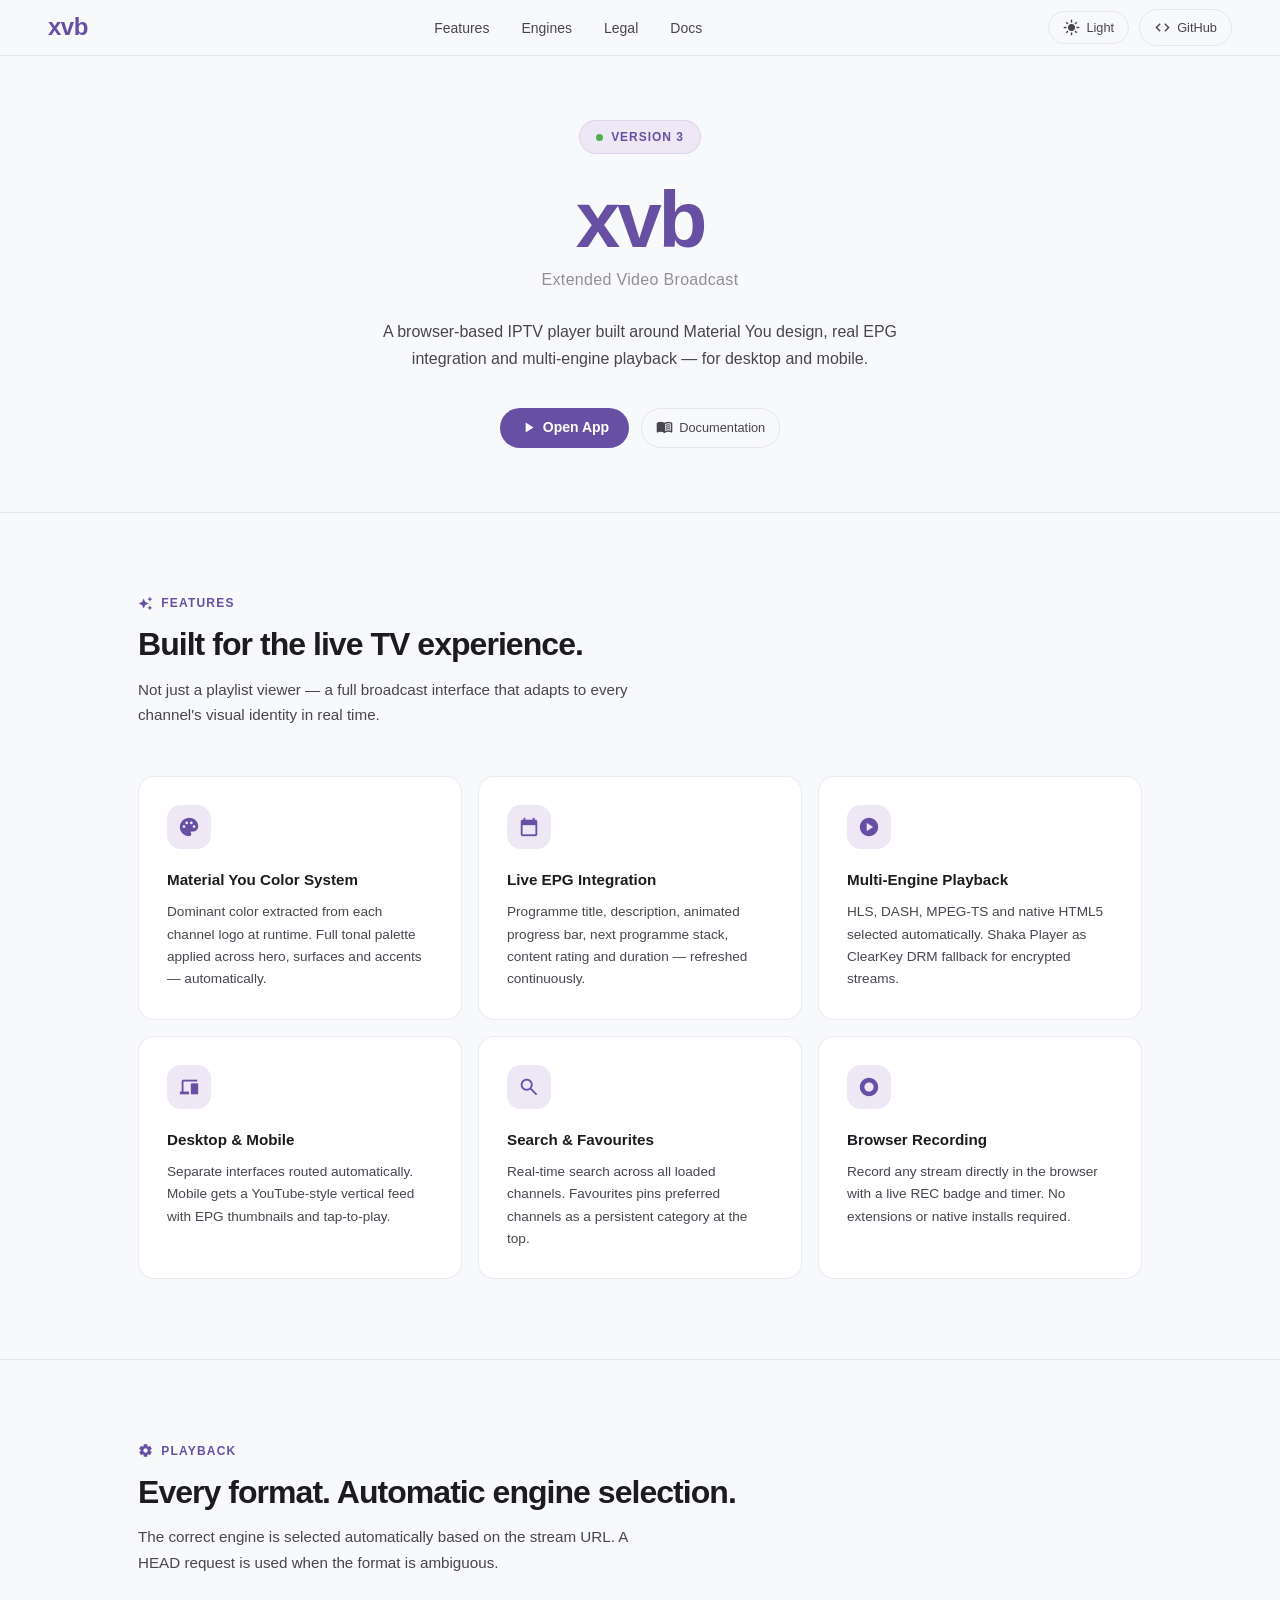
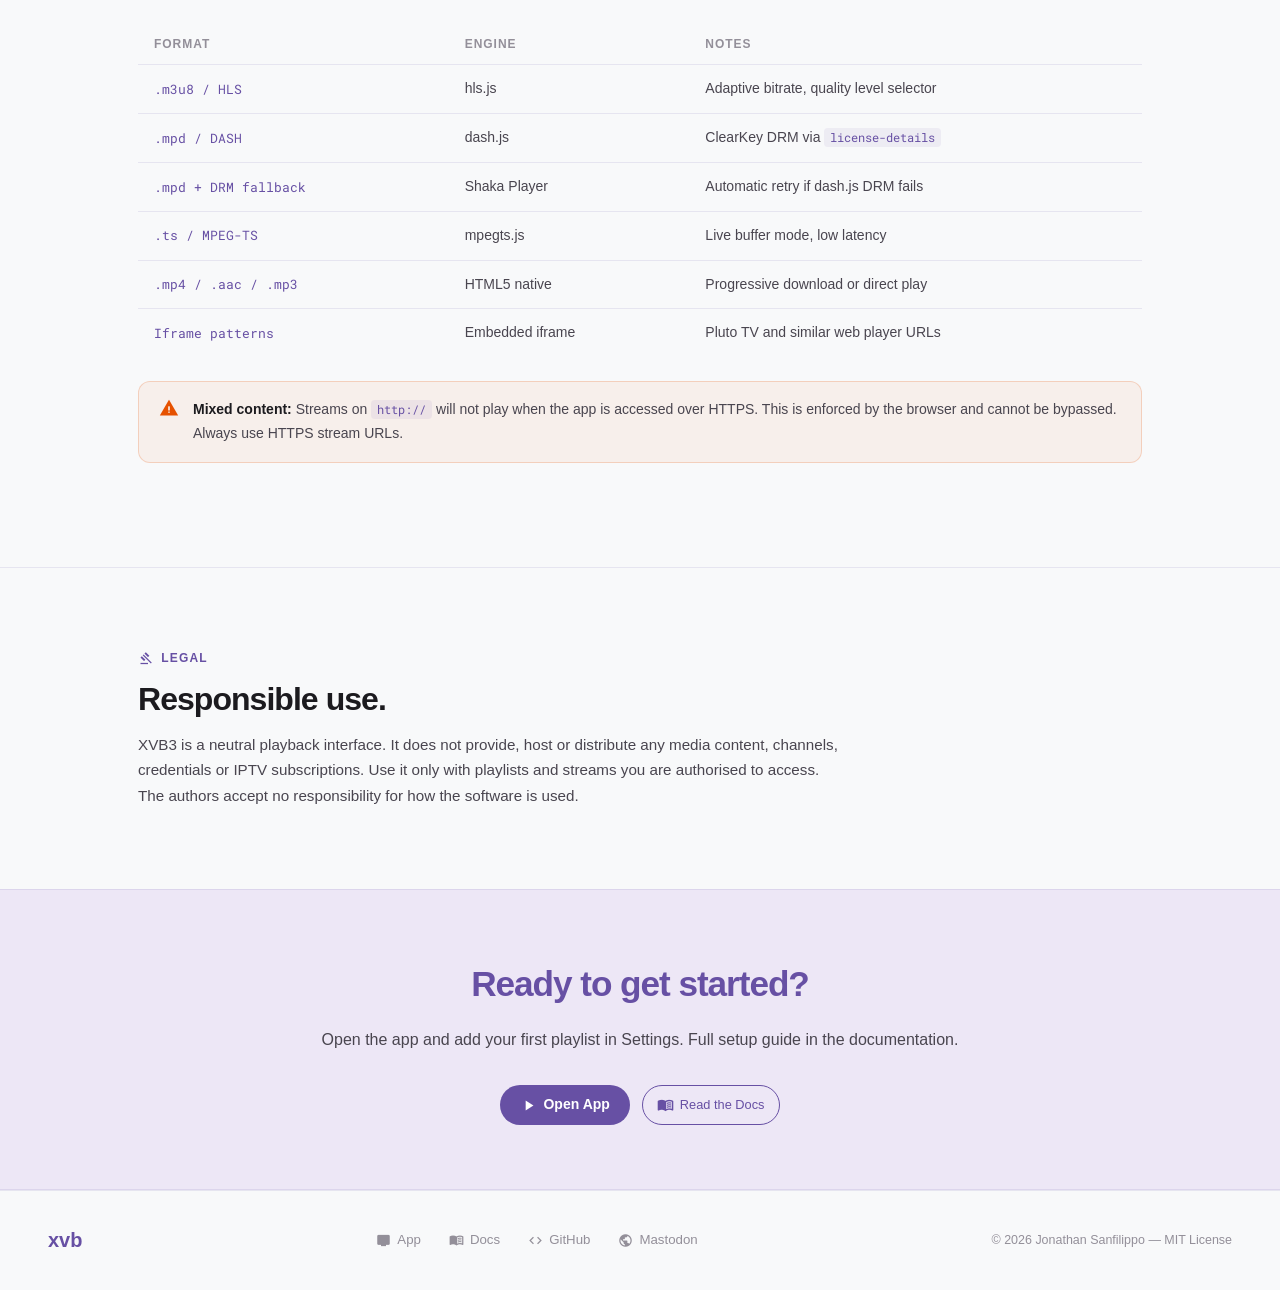
<file: index.html>
<!DOCTYPE html>
<html lang="en">
<head>
<meta charset="utf-8">
<link rel="icon" type="image/jpeg" href="assets/icon.jpg">
<meta name="viewport" content="width=device-width, initial-scale=1">
<meta name="fediverse:creator" content="@xvb@mastodon.uno">
<title>XVB3 — Extended Video Broadcast</title>
<link href="https://fonts.googleapis.com/css2?family=Google+Sans:wght@300;400;500;700;900&family=Roboto+Mono:wght@400;500&display=swap" rel="stylesheet">
<link rel="stylesheet" href="https://fonts.googleapis.com/css2?family=Material+Symbols+Outlined:opsz,wght,FILL,GRAD@24,400,1,0">

<style>
.mi{font-family:'Material Symbols Outlined';font-style:normal;font-size:20px;line-height:1;display:inline-block;vertical-align:middle;font-variation-settings:'FILL' 1,'wght' 400,'GRAD' 0,'opsz' 24}
*,*::before,*::after{box-sizing:border-box;margin:0;padding:0}
:root{--font:'Google Sans','Roboto',sans-serif;--mono:'Roboto Mono',monospace;}
:root{
  --bg:#f8f9fa;--surf:#ffffff;--surf2:#f1f3f4;
  --primary:#6750a4;--prim-c:#ede7f6;--on-prim:#ffffff;
  --green:#2e7d32;--orange:#e65100;
  --text:#1c1b1f;--text2:#49454f;--text3:#938f99;
  --border:rgba(103,80,164,.12);--code-bg:rgba(103,80,164,.08);
}
@media(prefers-color-scheme:dark){:root:not([data-theme]){
  --bg:#0f1014;--surf:#1e1f27;--surf2:#282a36;
  --primary:#d0bcff;--prim-c:#2d1f5a;--on-prim:#1a0a3a;
  --text:#e8eaed;--text2:#c0c4c8;--text3:#80868b;
  --border:rgba(208,188,255,.1);--code-bg:rgba(208,188,255,.1);
}}
[data-theme="dark"]{--bg:#0f1014;--surf:#1e1f27;--surf2:#282a36;--primary:#d0bcff;--prim-c:#2d1f5a;--on-prim:#1a0a3a;--text:#e8eaed;--text2:#c0c4c8;--text3:#80868b;--border:rgba(208,188,255,.1);--code-bg:rgba(208,188,255,.1);}
[data-theme="light"]{--bg:#f8f9fa;--surf:#ffffff;--surf2:#f1f3f4;--primary:#6750a4;--prim-c:#ede7f6;--on-prim:#ffffff;--text:#1c1b1f;--text2:#49454f;--text3:#938f99;--border:rgba(103,80,164,.12);--code-bg:rgba(103,80,164,.08);}
html{color-scheme:light dark;scroll-behavior:smooth}
body{background:var(--bg);color:var(--text);font-family:var(--font);font-size:15px;line-height:1.7}
a{color:var(--primary);text-decoration:none}
a:hover{text-decoration:underline}
p{color:var(--text2);margin-bottom:16px}
code{font-family:var(--mono);background:var(--code-bg);color:var(--primary);padding:2px 6px;border-radius:4px;font-size:.83em}

/* NAV */
nav{position:fixed;top:0;left:0;right:0;z-index:100;height:56px;display:flex;align-items:center;justify-content:space-between;padding:0 48px;background:var(--bg);border-bottom:1px solid var(--border)}
.nav-logo{font-family:'Google Sans',sans-serif;font-size:24px;font-weight:bold;color:var(--primary);letter-spacing:-.02em;text-decoration:none}
.nav-links{display:flex;gap:4px;list-style:none}
.nav-links a{padding:7px 14px;border-radius:999px;font-size:.875rem;font-weight:500;color:var(--text2);transition:all .15s;text-decoration:none}
.nav-links a:hover{color:var(--primary);background:var(--prim-c)}
.nav-right{display:flex;align-items:center;gap:10px}
.btn-theme{background:none;border:1px solid var(--border);color:var(--text2);padding:7px 14px;border-radius:999px;cursor:pointer;font-size:.8rem;font-family:var(--font);display:flex;align-items:center;gap:6px;transition:all .2s}
.btn-theme:hover{color:var(--primary);border-color:var(--primary)}
.btn-ghost{display:flex;align-items:center;gap:6px;color:var(--text2);font-size:.8rem;font-weight:500;padding:7px 14px;border-radius:999px;border:1px solid var(--border);transition:all .2s;text-decoration:none}
.btn-ghost:hover{color:var(--primary);border-color:var(--primary);text-decoration:none}
.btn-primary{display:flex;align-items:center;gap:6px;background:var(--primary);color:var(--on-prim);padding:8px 20px;border-radius:999px;font-size:.875rem;font-weight:700;text-decoration:none;transition:opacity .2s}
.btn-primary:hover{opacity:.88;text-decoration:none}
.btn-primary .mi,.btn-ghost .mi,.btn-theme .mi{font-size:17px}

/* HERO */
.hero{padding:120px 48px 64px;max-width:800px;margin:0 auto;text-align:center}
.hero-label{display:inline-flex;align-items:center;gap:8px;background:var(--prim-c);border:1px solid var(--border);border-radius:999px;padding:6px 16px;font-size:.75rem;font-weight:700;color:var(--primary);letter-spacing:.08em;text-transform:uppercase;margin-bottom:28px}
.hero-dot{width:7px;height:7px;border-radius:50%;background:#4caf50}
.hero-title{font-family:'Google Sans',sans-serif;font-size:5rem;font-weight:bold;line-height:.95;letter-spacing:-.04em;color:var(--primary);margin-bottom:8px}
.hero-subtitle{font-size:1rem;color:var(--text3);letter-spacing:.02em;margin-bottom:24px}
.hero-desc{font-size:1rem;color:var(--text2);line-height:1.7;margin-bottom:36px;max-width:560px;margin-left:auto;margin-right:auto}
.hero-btns{display:flex;gap:12px;flex-wrap:wrap;justify-content:center}

/* DIVIDER */
.divider{border:none;border-top:1px solid var(--border);margin:0}

/* SECTIONS */
.section{padding:80px 48px;max-width:1100px;margin:0 auto}
.section-band{padding:80px 48px;background:var(--surf2);border-top:1px solid var(--border);border-bottom:1px solid var(--border)}
.section-band .inner{max-width:1100px;margin:0 auto}
.s-label{display:inline-flex;align-items:center;gap:7px;font-size:.75rem;font-weight:700;color:var(--primary);letter-spacing:.1em;text-transform:uppercase;margin-bottom:14px}
.s-label .mi{font-size:15px}
.s-title{font-size:2rem;font-weight:800;letter-spacing:-.03em;line-height:1.1;margin-bottom:14px;color:var(--text)}
.s-desc{color:var(--text2);font-size:.95rem;max-width:520px;margin-bottom:48px;line-height:1.7}

/* FEATURE GRID */
.feat-grid{display:grid;grid-template-columns:repeat(3,1fr);gap:16px}
.feat-card{background:var(--surf);border:1px solid var(--border);border-radius:16px;padding:28px;transition:border-color .2s,transform .2s}
.feat-card:hover{border-color:var(--primary);transform:translateY(-3px)}
.feat-icon{width:44px;height:44px;border-radius:14px;background:var(--prim-c);display:flex;align-items:center;justify-content:center;margin-bottom:18px}
.feat-icon .mi{font-size:22px;color:var(--primary)}
.feat-name{font-size:.95rem;font-weight:700;color:var(--text);margin-bottom:8px}
.feat-desc{font-size:.85rem;color:var(--text2);line-height:1.65;margin:0}

/* TABLE */
table{width:100%;border-collapse:collapse;margin:20px 0;font-size:.875rem}
th{text-align:left;padding:10px 16px;font-weight:700;font-size:.75rem;text-transform:uppercase;letter-spacing:.08em;color:var(--text3);border-bottom:1px solid var(--border)}
td{padding:12px 16px;border-bottom:1px solid var(--border);color:var(--text2)}
td:first-child{font-family:var(--mono);color:var(--primary);font-size:.83rem}
tr:last-child td{border-bottom:none}

/* CALLOUT */
.callout{display:flex;gap:14px;padding:16px 20px;border-radius:12px;margin:24px 0;border:1px solid}
.callout.warn{background:rgba(230,81,0,.06);border-color:rgba(230,81,0,.2)}
.callout.warn .mi{color:var(--orange);flex-shrink:0}
.callout p{margin:0;font-size:.875rem}
.callout strong{color:var(--text)}


.browser-content{position:relative;aspect-ratio:16/9;background:#0f1014;overflow:hidden;cursor:pointer}

/* REAL PLAYER CSS */

.yt-pill{display:inline-flex;align-items:center;background:rgba(255,255,255,.12);backdrop-filter:blur(28px);-webkit-backdrop-filter:blur(28px);border:1px solid rgba(255,255,255,.08);border-radius:16px;padding:4px 8px;min-height:52px}
.pbar-btn-play{width:56px;height:56px;background:rgba(255,255,255,.12);backdrop-filter:blur(28px);-webkit-backdrop-filter:blur(28px);border:1px solid rgba(255,255,255,.1);border-radius:999px;color:#d0bcff;display:flex;align-items:center;justify-content:center;cursor:pointer;flex-shrink:0}
.pbar-btn-play .material-symbols-outlined{font-size:28px;font-variation-settings:'FILL' 1,'wght' 400,'GRAD' 0,'opsz' 24}
.pbar-btn{width:44px;height:44px;border:none;border-radius:10px;background:transparent;color:#d0bcff;display:flex;align-items:center;justify-content:center;cursor:pointer;flex-shrink:0;transition:background .14s}
.pbar-btn:hover{background:rgba(255,255,255,.1)}
.pbar-btn .material-symbols-outlined{font-size:22px;font-variation-settings:'FILL' 1,'wght' 400,'GRAD' 0,'opsz' 24}
.pbar-time{font-size:.78rem;font-weight:500;color:rgba(255,255,255,.85);padding:0 8px 0 4px;white-space:nowrap}

/* CTA */
.cta-band{background:var(--prim-c);border-top:1px solid var(--border);border-bottom:1px solid var(--border);padding:64px 48px;text-align:center}
.cta-title{font-family:'Google Sans',sans-serif;font-size:2.2rem;font-weight:bold;color:var(--primary);margin-bottom:12px;letter-spacing:-.03em}
.cta-desc{color:var(--text2);margin-bottom:32px;font-size:1rem}
.cta-btns{display:flex;gap:12px;justify-content:center;flex-wrap:wrap}
.cta-btns .btn-ghost{border-color:var(--primary);color:var(--primary)}

/* FOOTER */
footer{border-top:1px solid var(--border);padding:32px 48px;display:flex;align-items:center;justify-content:space-between;gap:24px;flex-wrap:wrap}
.foot-logo{font-family:'Google Sans',sans-serif;font-size:20px;font-weight:bold;color:var(--primary)}
.foot-links{display:flex;gap:4px}
.foot-links a{display:flex;align-items:center;gap:6px;color:var(--text3);font-size:.83rem;padding:6px 12px;border-radius:999px;transition:all .15s;text-decoration:none}
.foot-links a:hover{color:var(--primary);background:var(--prim-c)}
.foot-links a .mi{font-size:15px}
.foot-copy{color:var(--text3);font-size:.78rem}

@media(max-width:900px){
  nav{padding:0 20px}.nav-links{display:none}
  .hero{padding:100px 24px 60px}
  .section{padding:60px 24px}
  .section-band{padding:60px 24px}
  .feat-grid{grid-template-columns:1fr 1fr}
  footer{flex-direction:column;text-align:center;padding:28px 24px}
  .cta-band{padding:48px 24px}
}
@media(max-width:560px){.feat-grid{grid-template-columns:1fr}.hero-title{font-size:3.5rem}}
</style>
</head>
<body>

<nav>
  <a href="#" class="nav-logo">xvb</a>
  <ul class="nav-links">
    <li><a href="#features">Features</a></li>
    <li><a href="#engines">Engines</a></li>
    <li><a href="#legal">Legal</a></li>
    <li><a href="doc.html">Docs</a></li>
  </ul>
  <div class="nav-right">
    <button class="btn-theme" onclick="toggleTheme()"><span class="mi" id="themeIcon">light_mode</span><span id="themeLabel">Light</span></button>
    <a href="https://github.com/xvb-lab/xvb-app" target="_blank" class="btn-ghost"><span class="mi">code</span>GitHub</a>
  </div>
</nav>

<!-- HERO -->
<div class="hero">
  <div class="hero-label"><div class="hero-dot"></div>Version 3</div>
  <h1 class="hero-title">xvb</h1>
  <p class="hero-subtitle">Extended Video Broadcast</p>
  <p class="hero-desc">A browser-based IPTV player built around Material You design, real EPG integration and multi-engine playback — for desktop and mobile.</p>
  <div class="hero-btns">
    <a href="xvb.html" class="btn-primary"><span class="mi">play_arrow</span>Open App</a>
    <a href="doc.html" class="btn-ghost"><span class="mi">menu_book</span>Documentation</a>
  </div>
</div>

<hr class="divider">

<!-- FEATURES -->
<section class="section" id="features">
  <div class="s-label"><span class="mi">auto_awesome</span>Features</div>
  <h2 class="s-title">Built for the live TV experience.</h2>
  <p class="s-desc">Not just a playlist viewer — a full broadcast interface that adapts to every channel's visual identity in real time.</p>
  <div class="feat-grid">
    <div class="feat-card"><div class="feat-icon"><span class="mi">palette</span></div><div class="feat-name">Material You Color System</div><p class="feat-desc">Dominant color extracted from each channel logo at runtime. Full tonal palette applied across hero, surfaces and accents — automatically.</p></div>
    <div class="feat-card"><div class="feat-icon"><span class="mi">calendar_today</span></div><div class="feat-name">Live EPG Integration</div><p class="feat-desc">Programme title, description, animated progress bar, next programme stack, content rating and duration — refreshed continuously.</p></div>
    <div class="feat-card"><div class="feat-icon"><span class="mi">play_circle</span></div><div class="feat-name">Multi-Engine Playback</div><p class="feat-desc">HLS, DASH, MPEG-TS and native HTML5 selected automatically. Shaka Player as ClearKey DRM fallback for encrypted streams.</p></div>
    <div class="feat-card"><div class="feat-icon"><span class="mi">devices</span></div><div class="feat-name">Desktop & Mobile</div><p class="feat-desc">Separate interfaces routed automatically. Mobile gets a YouTube-style vertical feed with EPG thumbnails and tap-to-play.</p></div>
    <div class="feat-card"><div class="feat-icon"><span class="mi">search</span></div><div class="feat-name">Search & Favourites</div><p class="feat-desc">Real-time search across all loaded channels. Favourites pins preferred channels as a persistent category at the top.</p></div>
    <div class="feat-card"><div class="feat-icon"><span class="mi">radio_button_checked</span></div><div class="feat-name">Browser Recording</div><p class="feat-desc">Record any stream directly in the browser with a live REC badge and timer. No extensions or native installs required.</p></div>
  </div>
</section>

<hr class="divider">

<!-- ENGINES -->
<section class="section" id="engines">
  <div class="s-label"><span class="mi">settings</span>Playback</div>
  <h2 class="s-title">Every format. Automatic engine selection.</h2>
  <p class="s-desc">The correct engine is selected automatically based on the stream URL. A HEAD request is used when the format is ambiguous.</p>
  <table>
    <thead><tr><th>Format</th><th>Engine</th><th>Notes</th></tr></thead>
    <tbody>
      <tr><td>.m3u8 / HLS</td><td>hls.js</td><td>Adaptive bitrate, quality level selector</td></tr>
      <tr><td>.mpd / DASH</td><td>dash.js</td><td>ClearKey DRM via <code>license-details</code></td></tr>
      <tr><td>.mpd + DRM fallback</td><td>Shaka Player</td><td>Automatic retry if dash.js DRM fails</td></tr>
      <tr><td>.ts / MPEG-TS</td><td>mpegts.js</td><td>Live buffer mode, low latency</td></tr>
      <tr><td>.mp4 / .aac / .mp3</td><td>HTML5 native</td><td>Progressive download or direct play</td></tr>
      <tr><td>Iframe patterns</td><td>Embedded iframe</td><td>Pluto TV and similar web player URLs</td></tr>
    </tbody>
  </table>
  <div class="callout warn">
    <span class="mi">warning</span>
    <p><strong>Mixed content:</strong> Streams on <code>http://</code> will not play when the app is accessed over HTTPS. This is enforced by the browser and cannot be bypassed. Always use HTTPS stream URLs.</p>
  </div>
</section>

<hr class="divider">

<!-- LEGAL -->
<section class="section" id="legal">
  <div class="s-label"><span class="mi">gavel</span>Legal</div>
  <h2 class="s-title">Responsible use.</h2>
  <p class="s-desc" style="max-width:700px;margin-bottom:0">XVB3 is a neutral playback interface. It does not provide, host or distribute any media content, channels, credentials or IPTV subscriptions. Use it only with playlists and streams you are authorised to access. The authors accept no responsibility for how the software is used.</p>
</section>

<!-- CTA -->
<div class="cta-band">
  <h2 class="cta-title">Ready to get started?</h2>
  <p class="cta-desc">Open the app and add your first playlist in Settings. Full setup guide in the documentation.</p>
  <div class="cta-btns">
    <a href="xvb.html" class="btn-primary"><span class="mi">play_arrow</span>Open App</a>
    <a href="doc.html" class="btn-ghost"><span class="mi">menu_book</span>Read the Docs</a>
  </div>
</div>

<footer>
  <div class="foot-logo">xvb</div>
  <div class="foot-links">
    <a href="xvb.html"><span class="mi">tv</span>App</a>
    <a href="doc.html"><span class="mi">menu_book</span>Docs</a>
    <a href="https://github.com/xvb-lab/xvb-app" target="_blank"><span class="mi">code</span>GitHub</a>
    <a href="https://mastodon.uno/@xvb" rel="me" target="_blank"><span class="mi">public</span>Mastodon</a>
  </div>
  <div class="foot-copy">© 2026 Jonathan Sanfilippo — MIT License</div>
</footer>

<script>
/* THEME */
function toggleTheme(){
  const r=document.documentElement,cur=r.getAttribute('data-theme');
  const dark=cur==='dark'||(!cur&&window.matchMedia('(prefers-color-scheme:dark)').matches);
  if(dark){r.setAttribute('data-theme','light');document.getElementById('themeIcon').textContent='dark_mode';document.getElementById('themeLabel').textContent='Dark';}
  else{r.setAttribute('data-theme','dark');document.getElementById('themeIcon').textContent='light_mode';document.getElementById('themeLabel').textContent='Light';}
}
(function(){
  const dark=window.matchMedia('(prefers-color-scheme:dark)').matches;
  document.getElementById('themeIcon').textContent=dark?'light_mode':'dark_mode';
  document.getElementById('themeLabel').textContent=dark?'Light':'Dark';
})();
</file>
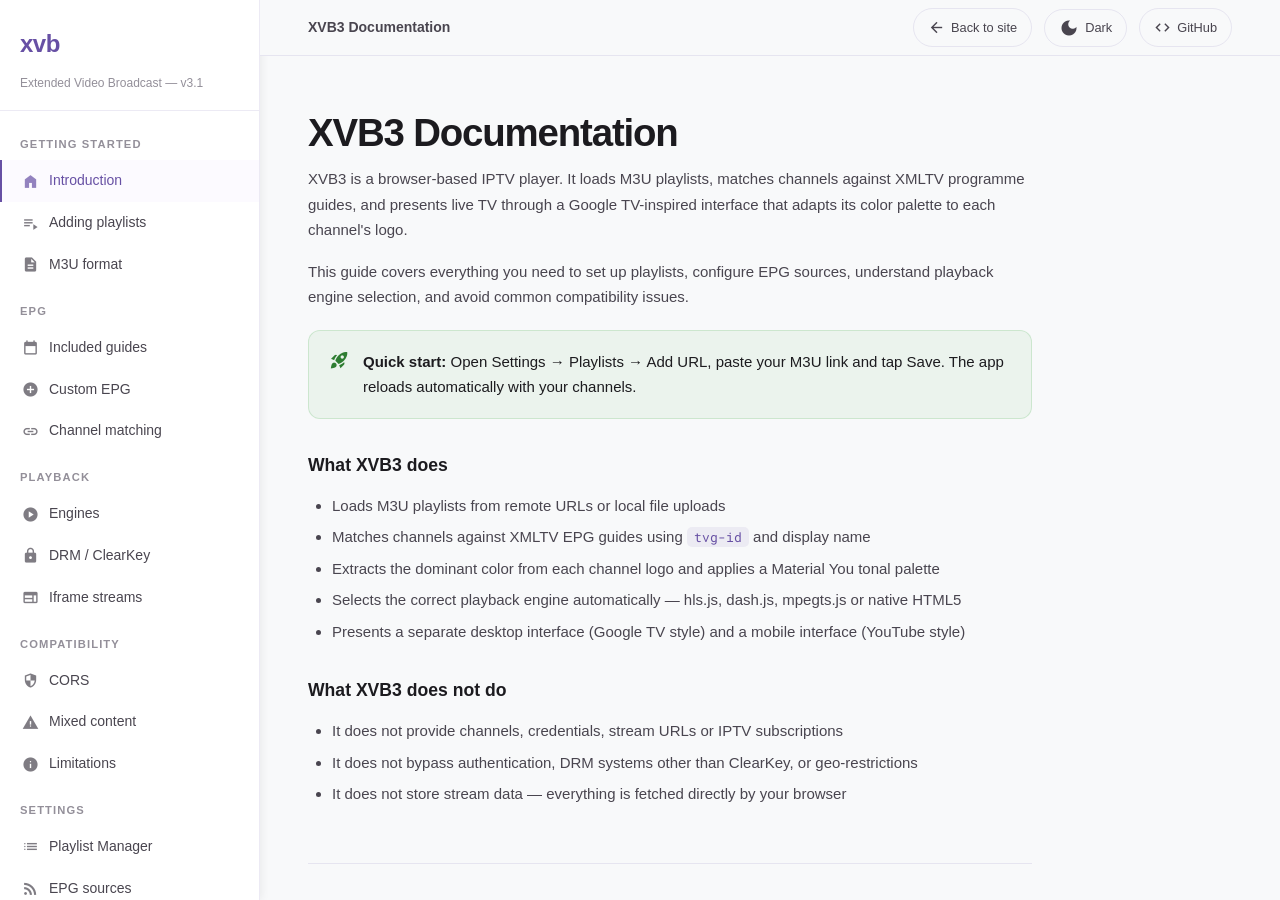
<file: doc.html>
<!DOCTYPE html>
<html lang="en">
<head>
<meta charset="utf-8">
<link rel="icon" type="image/jpeg" href="assets/icon.jpg">
<meta name="viewport" content="width=device-width, initial-scale=1">
<title>XVB3 — Documentation</title>
<link href="https://fonts.googleapis.com/css2?family=Google+Sans:wght@300;400;500;700;900&family=Roboto+Mono:wght@400;500&display=swap" rel="stylesheet">
<link rel="stylesheet" href="https://fonts.googleapis.com/css2?family=Material+Symbols+Outlined:opsz,wght,FILL,GRAD@24,400,1,0">
<style>
.mi{font-family:'Material Symbols Outlined';font-style:normal;font-size:20px;line-height:1;display:inline-block;vertical-align:middle;font-variation-settings:'FILL' 1,'wght' 400,'GRAD' 0,'opsz' 24}
*,*::before,*::after{box-sizing:border-box;margin:0;padding:0}
:root{
  --font:'Google Sans','Roboto',sans-serif;
  --mono:'Roboto Mono',monospace;
  --nav-w:260px;
}
/* LIGHT MODE */
:root{
  --bg:#f8f9fa;--surf:#ffffff;--surf2:#f1f3f4;
  --primary:#6750a4;--prim-c:#ede7f6;--on-prim:#ffffff;
  --green:#2e7d32;--orange:#e65100;--red:#c62828;--blue:#1565c0;
  --text:#1c1b1f;--text2:#49454f;--text3:#938f99;
  --border:rgba(103,80,164,.12);
  --code-bg:rgba(103,80,164,.08);
}
/* DARK MODE — sistema (solo se nessun override manuale) */
@media(prefers-color-scheme:dark){
  :root:not([data-theme]){
    --bg:#0f1014;--surf:#1e1f27;--surf2:#282a36;
    --primary:#d0bcff;--prim-c:#2d1f5a;--on-prim:#1a0a3a;
    --green:#4caf50;--orange:#ff6d00;--red:#f44336;--blue:#64b5f6;
    --text:#e8eaed;--text2:#c0c4c8;--text3:#80868b;
    --border:rgba(208,188,255,.1);
    --code-bg:rgba(208,188,255,.1);
  }
}
/* Override manuale dark */
[data-theme="dark"]{
  --bg:#0f1014;--surf:#1e1f27;--surf2:#282a36;
  --primary:#d0bcff;--prim-c:#2d1f5a;--on-prim:#1a0a3a;
  --green:#4caf50;--orange:#ff6d00;--red:#f44336;--blue:#64b5f6;
  --text:#e8eaed;--text2:#c0c4c8;--text3:#80868b;
  --border:rgba(208,188,255,.1);
  --code-bg:rgba(208,188,255,.1);
}
/* Override manuale light */
[data-theme="light"]{
  --bg:#f8f9fa;--surf:#ffffff;--surf2:#f1f3f4;
  --primary:#6750a4;--prim-c:#ede7f6;--on-prim:#ffffff;
  --green:#2e7d32;--orange:#e65100;--red:#c62828;--blue:#1565c0;
  --text:#1c1b1f;--text2:#49454f;--text3:#938f99;
  --border:rgba(103,80,164,.12);
  --code-bg:rgba(103,80,164,.08);
}
html{color-scheme:light dark}html,body{height:100%}
body{background:var(--bg);color:var(--text);font-family:var(--font);font-size:15px;line-height:1.7;display:flex}
a{color:var(--primary);text-decoration:none}
a:hover{text-decoration:underline}
code{font-family:var(--mono);background:var(--code-bg);color:var(--primary);padding:2px 7px;border-radius:5px;font-size:.85em}
pre{background:var(--surf2);border:1px solid var(--border);border-radius:12px;padding:24px;overflow-x:auto;font-family:var(--mono);font-size:.83rem;line-height:1.8;margin:20px 0}
pre .k{color:#d0bcff}
pre .v{color:#80cbc4}
pre .u{color:#ffcc80}
pre .c{color:#5f6368}
pre .r{color:#f44336}
pre .g{color:#4caf50}
h1{font-family:var(--font);font-size:2.4rem;font-weight:bold;letter-spacing:-.03em;line-height:1.1;margin-bottom:12px;color:var(--text)}
h2{font-size:1.5rem;font-weight:700;letter-spacing:-.02em;margin:56px 0 16px;padding-top:56px;border-top:1px solid var(--border);color:var(--text)}
h2:first-child{margin-top:0;padding-top:0;border-top:none}
h3{font-size:1.1rem;font-weight:700;margin:32px 0 12px;color:var(--text)}
h4{font-size:.95rem;font-weight:700;margin:24px 0 8px;color:var(--text2)}
p{margin-bottom:16px;color:var(--text2)}
ul,ol{padding-left:24px;margin-bottom:16px}
li{margin-bottom:6px;color:var(--text2)}
li strong{color:var(--text)}

/* SIDEBAR NAV */
#sidebar{
  width:var(--nav-w);flex-shrink:0;
  background:var(--surf);
  border-right:1px solid var(--border);box-shadow:2px 0 8px rgba(0,0,0,.06);
  height:100vh;position:sticky;top:0;
  overflow-y:auto;display:flex;flex-direction:column;
}
#sidebar::-webkit-scrollbar{width:4px}
#sidebar::-webkit-scrollbar-thumb{background:var(--border);border-radius:4px}
.sidebar-top{padding:24px 20px 16px;border-bottom:1px solid var(--border)}
.sidebar-logo{font-family:'Google Sans',sans-serif;font-size:24px;font-weight:bold;color:var(--primary);letter-spacing:-.02em;display:block;margin-bottom:4px}
.sidebar-tagline{font-size:.75rem;color:var(--text3)}
.sidebar-nav{padding:12px 0 24px;flex:1}
.nav-group{margin-bottom:4px}
.nav-group-label{font-size:.7rem;font-weight:700;color:var(--text3);letter-spacing:.1em;text-transform:uppercase;padding:12px 20px 6px}
.nav-link{display:flex;align-items:center;gap:10px;padding:9px 20px;color:var(--text2);font-size:.875rem;font-weight:500;border-left:2px solid transparent;transition:all .15s;text-decoration:none}
.nav-link:hover{color:var(--primary);background:rgba(208,188,255,.05);text-decoration:none}
.nav-link.active{color:var(--primary);border-left-color:var(--primary);background:rgba(208,188,255,.08)}
.nav-link .mi{font-size:17px;opacity:.7}

/* MAIN */
#main{flex:1;overflow-y:auto;min-width:0}
#main::-webkit-scrollbar{width:6px}
#main::-webkit-scrollbar-thumb{background:var(--border);border-radius:4px}

/* TOP BAR */
.topbar{
  position:sticky;top:0;z-index:10;
  background:var(--bg);backdrop-filter:blur(20px);
  border-bottom:1px solid var(--border);
  padding:0 48px;height:56px;
  display:flex;align-items:center;justify-content:space-between;
}
.topbar-title{font-size:.875rem;font-weight:600;color:var(--text2)}
.topbar-actions{display:flex;gap:12px;align-items:center}
.topbar-btn{display:flex;align-items:center;gap:6px;background:var(--primary);color:var(--on-prim);padding:8px 18px;border-radius:999px;font-size:.8rem;font-weight:700;text-decoration:none;transition:opacity .2s}
.topbar-btn:hover{opacity:.88;text-decoration:none}
.topbar-btn .mi{font-size:17px}
.topbar-gh{display:flex;align-items:center;gap:6px;color:var(--text2);font-size:.8rem;font-weight:500;padding:8px 14px;border-radius:999px;border:1px solid var(--border);transition:all .2s;text-decoration:none}
.topbar-gh:hover{color:var(--primary);border-color:rgba(208,188,255,.3);text-decoration:none}
.topbar-gh .mi{font-size:17px}

/* CONTENT */
.content{max-width:820px;padding:56px 48px 100px}

/* CALLOUT */
.callout{display:flex;gap:14px;padding:18px 20px;border-radius:12px;margin:20px 0;border:1px solid}
.callout.info{background:rgba(100,181,246,.07);border-color:rgba(100,181,246,.2)}
.callout.warn{background:rgba(255,109,0,.07);border-color:rgba(255,109,0,.2)}
.callout.danger{background:rgba(244,67,54,.07);border-color:rgba(244,67,54,.2)}
.callout.tip{background:rgba(76,175,80,.07);border-color:rgba(76,175,80,.2)}
.callout .mi{flex-shrink:0;margin-top:1px}
.callout.info .mi{color:var(--blue)}
.callout.warn .mi{color:var(--orange)}
.callout.danger .mi{color:var(--red)}
.callout.tip .mi{color:var(--green)}
.callout-body p:last-child{margin-bottom:0}
.callout-body strong{color:var(--text)}

/* TABLE */
table{width:100%;border-collapse:collapse;margin:20px 0;font-size:.875rem}
thead tr{border-bottom:1px solid rgba(208,188,255,.2)}
th{text-align:left;padding:10px 16px;font-weight:700;font-size:.78rem;text-transform:uppercase;letter-spacing:.08em;color:var(--text3)}
td{padding:12px 16px;border-bottom:1px solid var(--border);color:var(--text2)}
td:first-child{font-family:var(--mono);color:var(--primary);font-size:.83rem}
tr:last-child td{border-bottom:none}
tbody tr:hover{background:rgba(208,188,255,.03)}

/* BADGE */
.badge{display:inline-flex;align-items:center;gap:5px;padding:3px 10px;border-radius:999px;font-size:.75rem;font-weight:700}
.badge-green{background:rgba(76,175,80,.15);color:var(--green)}
.badge-orange{background:rgba(255,109,0,.15);color:var(--orange)}
.badge-red{background:rgba(244,67,54,.15);color:var(--red)}
.badge-blue{background:rgba(100,181,246,.15);color:var(--blue)}
.badge-purple{background:rgba(208,188,255,.15);color:var(--primary)}

/* DIVIDER */
.divider{border:none;border-top:1px solid var(--border);margin:40px 0}

/* STEP */
.steps{counter-reset:step;display:flex;flex-direction:column;gap:20px;margin:20px 0}
.step{display:flex;gap:20px;align-items:flex-start}
.step-num{counter-increment:step;content:counter(step);width:32px;height:32px;border-radius:50%;background:var(--prim-c);border:1px solid rgba(208,188,255,.3);display:flex;align-items:center;justify-content:center;font-size:.8rem;font-weight:700;color:var(--primary);flex-shrink:0;margin-top:2px}
.step-num::before{content:counter(step)}
.step-body h4{margin:0 0 6px}
.step-body p{margin:0}


@media(prefers-color-scheme:dark){
  :root:not([data-theme="light"]) #sidebar{box-shadow:none}
}
@media(max-width:900px){
  #sidebar{display:none}
  .content{padding:32px 24px 80px}
  .topbar{padding:0 16px;gap:8px}
  .topbar-title{font-size:.8rem;flex:1;min-width:0;overflow:hidden;text-overflow:ellipsis;white-space:nowrap}
  .topbar-actions{gap:6px}
  .topbar-gh span:not(.mi){display:none}
  .topbar-gh{padding:8px 10px}
  .topbar-btn span:not(.mi){display:none}
  .topbar-btn{padding:8px 10px}
  #themeLabel{display:none}
  #themeToggle{padding:8px 10px}
}
</style>
</head>
<body>

<!-- SIDEBAR -->
<nav id="sidebar">
  <div class="sidebar-top">
    <span class="sidebar-logo">xvb</span>
    <span class="sidebar-tagline">Extended Video Broadcast — v3.1</span>
  </div>
  <div class="sidebar-nav">
    <div class="nav-group">
      <div class="nav-group-label">Getting started</div>
      <a class="nav-link active" href="#intro"><span class="mi">home</span>Introduction</a>
      <a class="nav-link" href="#playlists"><span class="mi">playlist_play</span>Adding playlists</a>
      <a class="nav-link" href="#format"><span class="mi">description</span>M3U format</a>
    </div>
    <div class="nav-group">
      <div class="nav-group-label">EPG</div>
      <a class="nav-link" href="#epg-included"><span class="mi">calendar_today</span>Included guides</a>
      <a class="nav-link" href="#epg-custom"><span class="mi">add_circle</span>Custom EPG</a>
      <a class="nav-link" href="#epg-match"><span class="mi">link</span>Channel matching</a>
    </div>
    <div class="nav-group">
      <div class="nav-group-label">Playback</div>
      <a class="nav-link" href="#engines"><span class="mi">play_circle</span>Engines</a>
      <a class="nav-link" href="#drm"><span class="mi">lock</span>DRM / ClearKey</a>
      <a class="nav-link" href="#iframe"><span class="mi">web</span>Iframe streams</a>
    </div>
    <div class="nav-group">
      <div class="nav-group-label">Compatibility</div>
      <a class="nav-link" href="#cors"><span class="mi">security</span>CORS</a>
      <a class="nav-link" href="#mixcontent"><span class="mi">warning</span>Mixed content</a>
      <a class="nav-link" href="#limits"><span class="mi">info</span>Limitations</a>
    </div>
    <div class="nav-group">
      <div class="nav-group-label">Settings</div>
      <a class="nav-link" href="#settings-playlists"><span class="mi">list</span>Playlist Manager</a>
      <a class="nav-link" href="#settings-epg"><span class="mi">rss_feed</span>EPG sources</a>
      <a class="nav-link" href="#settings-profile"><span class="mi">account_circle</span>Profile</a>
      <a class="nav-link" href="#settings-apps"><span class="mi">apps</span>App shortcuts</a>
    </div>
  </div>
</nav>

<!-- MAIN -->
<div id="main">
  <div class="topbar">
    <span class="topbar-title">XVB3 Documentation</span>
    <div class="topbar-actions">
      <a href="index.html" class="topbar-gh"><span class="mi">arrow_back</span>Back to site</a>
      <button id="themeToggle" onclick="toggleTheme()" style="background:none;border:1px solid var(--border);color:var(--text2);padding:8px 14px;border-radius:999px;cursor:pointer;font-size:.8rem;font-family:var(--font);display:flex;align-items:center;gap:6px;transition:all .2s">
        <span class="mi" id="themeIcon">light_mode</span>
        <span id="themeLabel">Light</span>
      </button>
      <a href="https://github.com/xvb-lab/xvb-app" target="_blank" class="topbar-gh"><span class="mi">code</span>GitHub</a>
    </div>
  </div>

  <div class="content">

    <!-- INTRO -->
    <section id="intro">
      <h1>XVB3 Documentation</h1>
      <p>XVB3 is a browser-based IPTV player. It loads M3U playlists, matches channels against XMLTV programme guides, and presents live TV through a Google TV-inspired interface that adapts its color palette to each channel's logo.</p>
      <p>This guide covers everything you need to set up playlists, configure EPG sources, understand playback engine selection, and avoid common compatibility issues.</p>

      <div class="callout tip">
        <span class="mi">rocket_launch</span>
        <div class="callout-body"><strong>Quick start:</strong> Open Settings → Playlists → Add URL, paste your M3U link and tap Save. The app reloads automatically with your channels.</div>
      </div>

      <h3>What XVB3 does</h3>
      <ul>
        <li>Loads M3U playlists from remote URLs or local file uploads</li>
        <li>Matches channels against XMLTV EPG guides using <code>tvg-id</code> and display name</li>
        <li>Extracts the dominant color from each channel logo and applies a Material You tonal palette</li>
        <li>Selects the correct playback engine automatically — hls.js, dash.js, mpegts.js or native HTML5</li>
        <li>Presents a separate desktop interface (Google TV style) and a mobile interface (YouTube style)</li>
      </ul>

      <h3>What XVB3 does not do</h3>
      <ul>
        <li>It does not provide channels, credentials, stream URLs or IPTV subscriptions</li>
        <li>It does not bypass authentication, DRM systems other than ClearKey, or geo-restrictions</li>
        <li>It does not store stream data — everything is fetched directly by your browser</li>
      </ul>
    </section>

    <!-- PLAYLISTS -->
    <h2 id="playlists"><span class="mi" style="color:var(--primary);margin-right:8px">playlist_play</span>Adding playlists</h2>
    <p>XVB3 supports two methods for loading playlists: remote URL and local file upload.</p>

    <h3>Remote URL</h3>
    <p>The most common method. The app fetches the M3U file at startup and caches a local copy. On subsequent loads it serves the cache immediately while fetching a fresh copy in the background.</p>

    <div class="steps">
      <div class="step"><div class="step-num"></div><div class="step-body"><h4>Open Settings</h4><p>Tap the settings icon in the top-right corner of the app. This opens the full Settings panel.</p></div></div>
      <div class="step"><div class="step-num"></div><div class="step-body"><h4>Go to Playlists</h4><p>Select the <strong>Playlists</strong> tab in the left sidebar. You will see the Playlist Manager.</p></div></div>
      <div class="step"><div class="step-num"></div><div class="step-body"><h4>Add by URL</h4><p>Paste your M3U URL in the <strong>Add by URL</strong> field and tap the add button. The URL must start with <code>https://</code>.</p></div></div>
      <div class="step"><div class="step-num"></div><div class="step-body"><h4>Reload</h4><p>The app reloads automatically. Your channels appear grouped by the <code>group-title</code> attribute from the M3U file.</p></div></div>
    </div>

    <h3>Local file upload</h3>
    <p>If your playlist is a local <code>.m3u</code> or <code>.m3u8</code> file, use the <strong>Upload local file</strong> option in the Playlist Manager. The file is stored in localStorage — no external server is involved. File size is limited by the browser's localStorage quota (typically 5–10 MB).</p>

    <div class="callout warn">
      <span class="mi">warning</span>
      <div class="callout-body"><strong>Local storage limit:</strong> Very large playlists (500+ channels with long metadata) may exceed localStorage limits on some browsers. If the save fails silently, split the playlist or use a remote URL instead.</div>
    </div>

    <h3>Multiple playlists</h3>
    <p>XVB3 supports multiple playlists simultaneously. All channels are merged into a single channel list grouped by their <code>group-title</code>. Channels from different playlists can share the same group name and will appear together.</p>

    <!-- FORMAT -->
    <h2 id="format"><span class="mi" style="color:var(--primary);margin-right:8px">description</span>M3U format</h2>
    <p>XVB3 follows the standard extended M3U format. The following attributes on the <code>#EXTINF</code> line are recognised:</p>

    <table>
      <thead><tr><th>Attribute</th><th>Description</th><th>Required</th></tr></thead>
      <tbody>
        <tr><td>tvg-id</td><td>Channel identifier used for EPG matching. Must match the <code>channel</code> attribute in your XMLTV file. For channels supported by the XVB EPG service, this can also be a numeric ID (see <code>epg-id</code> below).</td><td><span class="badge badge-orange">Recommended</span></td></tr>
        <tr><td>tvg-name</td><td>Display name shown in the channel list. Falls back to the name after the comma if omitted.</td><td><span class="badge badge-purple">Optional</span></td></tr>
        <tr><td>tvg-logo</td><td>URL of the channel logo. Used for the card thumbnail, hero background color extraction and player background.</td><td><span class="badge badge-purple">Optional</span></td></tr>
        <tr><td>group-title</td><td>Category name. Channels are grouped and the top bar category tabs are built from this value.</td><td><span class="badge badge-orange">Recommended</span></td></tr>
        <tr><td>epg-id</td><td>Numeric channel ID for on-demand EPG lookup via the XVB EPG service. When present, this takes priority over <code>tvg-id</code> for EPG resolution and enables faster, more accurate programme data without loading a full XMLTV file.</td><td><span class="badge badge-purple">Optional</span></td></tr>
        <tr><td>license-details</td><td>ClearKey DRM credentials in <code>kid_hex:key_hex</code> format. Required only for encrypted DASH streams.</td><td><span class="badge badge-purple">Optional</span></td></tr>
      </tbody>
    </table>

    <h3>Example</h3>
<pre><span class="c">#EXTM3U</span>

<span class="c"># Standard HLS channel</span>
<span class="k">#EXTINF</span>:-1 <span class="v">tvg-id="channel-one.example"</span> <span class="v">tvg-name="Channel One"</span> <span class="v">tvg-logo="https://example.com/logo1.png"</span> <span class="v">group-title="National"</span>,Channel One
<span class="u">https://example.com/channel1/master.m3u8</span>

<span class="c"># Channel with numeric EPG ID</span>
<span class="k">#EXTINF</span>:-1 <span class="v">epg-id="100"</span> <span class="v">tvg-name="Channel Two"</span> <span class="v">tvg-logo="https://example.com/logo2.png"</span> <span class="v">group-title="National"</span>,Channel Two
<span class="u">https://example.com/channel2/master.m3u8</span>

<span class="c"># ClearKey DRM DASH stream</span>
<span class="k">#EXTINF</span>:-1 <span class="v">tvg-id="channel-drm.example"</span> <span class="v">license-details="a1b2c3d4e5f6a1b2c3d4e5f6a1b2c3d4:0011223344556677889900aabbccddee"</span> <span class="v">group-title="Premium"</span>,Premium Channel
<span class="u">https://example.com/premium/live.mpd</span>

<span class="c"># Iframe embed</span>
<span class="k">#EXTINF</span>:-1 <span class="v">tvg-name="Web Player Channel"</span> <span class="v">group-title="Free"</span>,Web Player Channel
<span class="u">https://example.com/embed/live-channel</span></pre>

    <div class="callout info">
      <span class="mi">info</span>
      <div class="callout-body"><strong>Stream URL:</strong> Must be on its own line immediately after the <code>#EXTINF</code> line. Blank lines between them will cause the channel to be skipped.</div>
    </div>

    <!-- EPG INCLUDED -->
    <h2 id="epg-included"><span class="mi" style="color:var(--primary);margin-right:8px">calendar_today</span>Included EPG guides</h2>
    <p>The following guides are built into XVB3 and loaded automatically at startup. No configuration is needed.</p>

    <table>
      <thead><tr><th>Guide</th><th>Coverage</th><th>Update frequency</th></tr></thead>
      <tbody>
        <tr><td>epg-it.xml</td><td>Italy — national DTT channels</td><td>Every 6 hours</td></tr>
        <tr><td>epg-plutotv-it.xml</td><td>Italy — Pluto TV channels</td><td>Every 6 hours</td></tr>
        <tr><td>epg-samsung-it.xml</td><td>Italy — Samsung TV Plus channels</td><td>Every 6 hours</td></tr>
      </tbody>
    </table>

    <p>Channels with a numeric <code>epg-id</code> attribute use the <strong>XVB EPG service</strong> — programme data is fetched on demand when you select a channel, rather than loading a full XMLTV file at startup. This is faster and more accurate for supported channels. The service covers the majority of Italian national and satellite channels.</p>

    <p>The United Kingdom EPG is not included by default but is available as a custom source (see below). Guides for Spain and France are available in the <a href="https://github.com/xvb-lab/xvb-epg" target="_blank">xvb-epg repository</a>.</p>

    <!-- EPG CUSTOM -->
    <h2 id="epg-custom"><span class="mi" style="color:var(--primary);margin-right:8px">add_circle</span>Adding custom EPG sources</h2>
    <p>You can add any XMLTV-compatible guide URL in <strong>Settings → EPG Guide</strong>. Both plain <code>.xml</code> and gzip-compressed <code>.xml.gz</code> feeds are supported.</p>

    <div class="steps">
      <div class="step"><div class="step-num"></div><div class="step-body"><h4>Open Settings → EPG Guide</h4><p>Tap the settings icon and select the EPG Guide tab.</p></div></div>
      <div class="step"><div class="step-num"></div><div class="step-body"><h4>Paste the URL</h4><p>Enter the full XMLTV URL in the input field. You can optionally give it a name for easier identification.</p></div></div>
      <div class="step"><div class="step-num"></div><div class="step-body"><h4>Save and reload</h4><p>Tap Add. The guide will be fetched the next time the app starts or EPG refreshes (every 15 minutes).</p></div></div>
    </div>

    <h3>UK EPG</h3>
    <p>The UK guide is available at:</p>
<pre><span class="u">https://raw.githubusercontent.com/xvb-lab/xvb-epg/main/epg/epg-uk.xml</span></pre>
    <p>Add this URL in the EPG Guide settings to enable programme information for UK channels.</p>

    <!-- EPG API TAG -->
    <h3>Using epg-id for on-demand EPG</h3>
    <p>The <code>epg-id</code> attribute enables a faster alternative to XMLTV-based matching. Instead of loading a full guide file, XVB3 fetches programme data on demand from the XVB EPG service when the channel is selected.</p>
    <p>This is the recommended approach for channels with a known numeric ID, as it skips the XMLTV parsing step entirely and returns accurate, up-to-date data for that specific channel only.</p>

    <h4>Timeshift support</h4>
    <p>You can apply a time offset to any numeric <code>epg-id</code> by appending <code>+N</code> or <code>-N</code> (hours). This is useful for regional variants of a channel that broadcast the same content with a fixed delay:</p>
<pre><span class="c"># Same channel, delayed by 1 hour</span>
<span class="k">#EXTINF</span>:-1 <span class="v">epg-id="100+1"</span> <span class="v">tvg-name="Channel One +1"</span> <span class="v">group-title="National"</span>,Channel One +1
<span class="u">https://example.com/channel1-plus1/master.m3u8</span></pre>

    <div class="callout info">
      <span class="mi">info</span>
      <div class="callout-body"><strong>epg-id takes priority.</strong> When both <code>epg-id</code> and <code>tvg-id</code> are present on the same channel, <code>epg-id</code> is used and XMLTV matching is skipped entirely for that channel.</div>
    </div>

    <!-- EPG MATCHING -->
    <h2 id="epg-match"><span class="mi" style="color:var(--primary);margin-right:8px">link</span>How EPG matching works</h2>
    <p>XVB3 uses a two-track system to match channels to EPG data:</p>

    <h3>Track 1 — Numeric ID (XVB EPG service)</h3>
    <p>If a channel has a numeric <code>epg-id</code> attribute (e.g. <code>epg-id="100"</code>), XVB3 queries the XVB EPG service directly for that channel's programme data. The request is made on demand when the channel is selected and the result is cached for the session. This avoids loading large XMLTV files for channels where fast, per-channel lookups are available.</p>

    <h3>Track 2 — XMLTV matching</h3>
    <p>For all other channels, XVB3 looks up the channel in the loaded XMLTV data. The lookup uses a normalised key derived from the <code>tvg-id</code> attribute or, as a fallback, the channel display name. Normalisation strips accents, punctuation, common suffixes (HD, SD, UHD, UK, IT) and converts to lowercase, so <code>Rai 1 HD</code> and <code>rai1</code> will both match <code>Rai1.it</code>.</p>

    <div class="callout tip">
      <span class="mi">lightbulb</span>
      <div class="callout-body"><strong>Best practice:</strong> Always set <code>tvg-id</code> to the exact channel ID used in your XMLTV file. Relying on name matching works but is less reliable, especially for channels with common short names.</div>
    </div>

    <h3>EPG ID formats</h3>
    <table>
      <thead><tr><th>Format</th><th>Example</th><th>Source</th></tr></thead>
      <tbody>
        <tr><td>Numeric</td><td>100, 200, 350</td><td>XVB EPG service, on demand</td></tr>
        <tr><td>Numeric + timeshift</td><td>100+1</td><td>XVB EPG service, offset by N hours</td></tr>
        <tr><td>rai-*</td><td>rai-1, rai-news-24</td><td>XMLTV (epg-it.xml)</td></tr>
        <tr><td>Samsung IT*</td><td>ITBA123456</td><td>XMLTV (epg-samsung-it.xml)</td></tr>
        <tr><td>Pluto UUID</td><td>5f6de5b9b2631e6e...</td><td>XMLTV (epg-plutotv-it.xml)</td></tr>
        <tr><td>*.uk, *.it</td><td>BBC1.uk, LA7.it</td><td>XMLTV from matching guide</td></tr>
      </tbody>
    </table>

    <!-- ENGINES -->
    <h2 id="engines"><span class="mi" style="color:var(--primary);margin-right:8px">play_circle</span>Playback engines</h2>
    <p>XVB3 selects the playback engine automatically based on the stream URL. No configuration is needed in most cases.</p>

    <table>
      <thead><tr><th>Format</th><th>Engine</th><th>Notes</th></tr></thead>
      <tbody>
        <tr><td>.m3u8 / HLS</td><td>hls.js</td><td>Adaptive bitrate. Quality level selector available during playback.</td></tr>
        <tr><td>.mpd / DASH</td><td>dash.js</td><td>Adaptive bitrate. ClearKey DRM via <code>license-details</code>.</td></tr>
        <tr><td>.mpd + DRM (fallback)</td><td>Shaka Player</td><td>Used automatically if dash.js DRM fails.</td></tr>
        <tr><td>.ts / MPEG-TS</td><td>mpegts.js</td><td>Live buffer mode. Low latency.</td></tr>
        <tr><td>.mp4, .aac, .mp3</td><td>HTML5 native</td><td>Progressive download or direct play.</td></tr>
        <tr><td>Iframe patterns</td><td>Embedded iframe</td><td>For Pluto TV, livetvuk.com, and similar web players.</td></tr>
      </tbody>
    </table>

    <h3>Ambiguous URLs</h3>
    <p>If the URL has no recognised extension, XVB3 sends a <code>HEAD</code> request and inspects the <code>Content-Type</code> response header to determine the format. This adds a small delay before playback starts. To avoid it, ensure your stream URLs contain the correct extension.</p>

    <h3>Safari</h3>
    <p>Safari supports HLS natively via the <code>&lt;video&gt;</code> element. On Safari, XVB3 bypasses hls.js for HLS streams and uses native playback directly, which is more efficient and compatible with iOS fullscreen.</p>

    <!-- DRM -->
    <h2 id="drm"><span class="mi" style="color:var(--primary);margin-right:8px">lock</span>DRM / ClearKey</h2>
    <p>XVB3 supports ClearKey DRM for DASH streams. ClearKey is an open, non-proprietary scheme where the decryption key is provided directly in the playlist metadata — no license server is involved.</p>

    <h3>Format</h3>
    <p>Add the <code>license-details</code> attribute to your <code>#EXTINF</code> line with the key ID and key in hexadecimal format separated by a colon:</p>
<pre><span class="v">license-details="<span class="k">kid_in_hex</span>:<span class="g">key_in_hex</span>"</span></pre>

    <div class="callout info">
      <span class="mi">info</span>
      <div class="callout-body"><strong>Hex format:</strong> Both the key ID (KID) and the key must be lowercase hexadecimal strings without the <code>0x</code> prefix. A typical KID is 32 hex characters (16 bytes); a typical key is also 32 characters.</div>
    </div>

    <h3>Engine fallback</h3>
    <p>XVB3 first attempts ClearKey decryption using dash.js. If that fails (for example due to a quirk in how dash.js handles the key format), it automatically retries with Shaka Player. If both fail, an error is shown.</p>

    <div class="callout danger">
      <span class="mi">block</span>
      <div class="callout-body"><strong>Widevine / PlayReady not supported:</strong> XVB3 does not support Widevine, PlayReady or other CDM-based DRM systems. These require a license server and native browser CDM integration that is not available in this context.</div>
    </div>

    <!-- IFRAME -->
    <h2 id="iframe"><span class="mi" style="color:var(--primary);margin-right:8px">web</span>Iframe streams</h2>
    <p>Some channels — particularly free ad-supported services like Pluto TV — cannot be played via a direct stream URL. They require their own web player to function. XVB3 handles these by embedding them in an iframe instead of using a video engine.</p>

    <h3>Recognised iframe patterns</h3>
    <table>
      <thead><tr><th>Pattern</th><th>Service</th></tr></thead>
      <tbody>
        <tr><td>pluto.tv/live-tv/watch/</td><td>Pluto TV</td></tr>
        <tr><td>livetvuk.com/embed/</td><td>LiveTVUK</td></tr>
        <tr><td>livehdtv.com/</td><td>LiveHDTV</td></tr>
        <tr><td>app-philipsnovatek</td><td>Philips Novatek</td></tr>
      </tbody>
    </table>

    <p>If the stream URL contains any of these patterns, XVB3 automatically switches to iframe mode. The URL has <code>?autoplay=1</code> appended where possible.</p>

    <div class="callout warn">
      <span class="mi">warning</span>
      <div class="callout-body"><strong>Iframe limitations:</strong> Iframe-embedded players have no access to playback controls (play, pause, volume, quality). The XVB3 player controls are hidden in iframe mode. Volume and speed adjustment are not available.</div>
    </div>

    <!-- CORS -->
    <h2 id="cors"><span class="mi" style="color:var(--primary);margin-right:8px">security</span>CORS — Cross-Origin Resource Sharing</h2>
    <p>CORS is the most common reason why streams and EPG guides fail silently in a browser-based player.</p>

    <h3>What is CORS?</h3>
    <p>When your browser fetches a resource from a different domain (e.g. your M3U is on <code>cdn.example.com</code> and the app is on <code>xvb-app.pages.dev</code>), the server must explicitly permit cross-origin requests by including the header:</p>
<pre>Access-Control-Allow-Origin: *</pre>
    <p>If this header is absent, the browser blocks the request and XVB3 will silently fail to load the resource.</p>

    <h3>CORS and stream URLs</h3>
    <p>Stream URLs (<code>.m3u8</code>, <code>.mpd</code>, <code>.ts</code>) are subject to CORS when loaded via hls.js, dash.js or mpegts.js. Many CDN providers and IPTV servers do include the necessary headers — but not all.</p>

    <div class="callout warn">
      <span class="mi">warning</span>
      <div class="callout-body"><strong>CORS cannot be bypassed from the browser.</strong> A CORS proxy can relay requests server-side, but this introduces latency and potential privacy concerns. XVB3 does not include a built-in proxy.</div>
    </div>

    <h3>CORS and EPG guides</h3>
    <p>XMLTV files hosted on GitHub raw URLs (<code>raw.githubusercontent.com</code>) include CORS headers and load correctly. If you host your own XMLTV file, ensure the server sets <code>Access-Control-Allow-Origin: *</code>.</p>

    <h3>CORS and channel logos</h3>
    <p>Logo images are loaded via <code>&lt;img&gt;</code> tags and do not require CORS for display. However, the dominant color extraction feature uses a canvas to read pixel data — this requires the image to be served with CORS headers. If the logo server does not allow cross-origin access, color extraction falls back to a default purple palette.</p>

    <!-- MIXED CONTENT -->
    <h2 id="mixcontent"><span class="mi" style="color:var(--primary);margin-right:8px">warning</span>Mixed content</h2>
    <p>Mixed content refers to loading <code>http://</code> resources from an <code>https://</code> page. Modern browsers block this by default.</p>

    <h3>The problem</h3>
    <p>XVB3 is served over HTTPS. If your stream URLs use <code>http://</code> instead of <code>https://</code>, the browser will block the request with a mixed content error. This cannot be overridden by the application.</p>

    <h3>Solutions</h3>
    <ul>
      <li><strong>Use HTTPS streams.</strong> The best and only reliable solution. Ask your provider to enable HTTPS or use a reverse proxy that terminates TLS.</li>
      <li><strong>Self-host with HTTP.</strong> If you run XVB3 locally over <code>http://localhost</code>, mixed content restrictions do not apply. This is a valid workflow for local use.</li>
      <li><strong>Browser flag (not recommended).</strong> Some browsers allow insecure content for specific sites via a flag, but this is a security risk and not a permanent solution.</li>
    </ul>

    <div class="callout danger">
      <span class="mi">block</span>
      <div class="callout-body"><strong>No workaround exists in the browser.</strong> Mixed content blocking is enforced by the browser at a level the application cannot influence. HTTP-only streams will not work when XVB3 is accessed over HTTPS.</div>
    </div>

    <!-- LIMITS -->
    <h2 id="limits"><span class="mi" style="color:var(--primary);margin-right:8px">info</span>Known limitations</h2>

    <table>
      <thead><tr><th>Limitation</th><th>Details</th></tr></thead>
      <tbody>
        <tr><td>HTTP streams over HTTPS</td><td>Blocked by browser mixed content policy. No workaround from the app.</td></tr>
        <tr><td>CORS-restricted streams</td><td>Streams without CORS headers fail silently. Use streams from CORS-enabled CDNs.</td></tr>
        <tr><td>Widevine / PlayReady DRM</td><td>Not supported. Only ClearKey is available.</td></tr>
        <tr><td>EPG for unsupported channels</td><td>Channels not covered by the XVB EPG service or your XMLTV file will show no programme data.</td></tr>
        <tr><td>Geo-restricted streams</td><td>The app cannot bypass IP-based geo-restrictions.</td></tr>
        <tr><td>Large local playlists</td><td>localStorage is limited to ~5–10 MB. Very large M3U files should be hosted remotely.</td></tr>
        <tr><td>Safari iframe autoplay</td><td>Iframe streams may require a user gesture to start on Safari due to autoplay policies.</td></tr>
        <tr><td>MPEG-TS on iOS</td><td>mpegts.js requires MSE (Media Source Extensions) which is not fully supported on iOS Safari.</td></tr>
      </tbody>
    </table>

    <!-- SETTINGS PLAYLISTS -->
    <h2 id="settings-playlists"><span class="mi" style="color:var(--primary);margin-right:8px">list</span>Settings — Playlist Manager</h2>
    <p>Found under <strong>Settings → Playlists</strong>. This panel manages all playlist sources.</p>

    <h3>Download from XVB server</h3>
    <p>Pre-built playlists curated and maintained by the XVB team are available for direct download. These are tested for compatibility and include correctly formatted <code>tvg-id</code> and <code>epg-id</code> attributes.</p>

    <h3>Add by URL</h3>
    <p>Paste any publicly accessible M3U URL. The file is fetched immediately, validated and cached. The URL is stored for background refresh on future app loads.</p>

    <h3>Upload local file</h3>
    <p>Upload a <code>.m3u</code> file from your device. The file content is stored in localStorage. Useful for private playlists that should not be fetched over the network.</p>

    <h3>Managing saved playlists</h3>
    <p>Each saved playlist shows its name and source type. You can remove individual playlists using the delete button. The app reloads after any change.</p>

    <!-- SETTINGS EPG -->
    <h2 id="settings-epg"><span class="mi" style="color:var(--primary);margin-right:8px">rss_feed</span>Settings — EPG Guide</h2>
    <p>Found under <strong>Settings → EPG Guide</strong>.</p>

    <p>The Italy EPG and UK EPG are shown as built-in entries and are always active. Below them, you can add additional XMLTV sources by URL.</p>

    <h3>Adding a custom source</h3>
    <p>Enter a valid XMLTV URL and an optional name, then tap Add. Both <code>.xml</code> and <code>.xml.gz</code> feeds are supported. The guide is loaded on next app start.</p>

    <h3>Removing a custom source</h3>
    <p>Tap the delete icon next to any custom source in the Saved EPG sources list. Built-in guides cannot be removed.</p>

    <!-- SETTINGS PROFILE -->
    <h2 id="settings-profile"><span class="mi" style="color:var(--primary);margin-right:8px">account_circle</span>Settings — Profile</h2>
    <p>Found under <strong>Settings → Profile</strong>. Set a display name and upload an avatar image. These are stored locally in localStorage and shown in the top bar of the app.</p>
    <p>Tap the avatar circle to upload an image. The image is stored as a base64 string. For best results use a square image under 200 KB.</p>

    <!-- SETTINGS APPS -->
    <h2 id="settings-apps"><span class="mi" style="color:var(--primary);margin-right:8px">apps</span>Settings — App shortcuts</h2>
    <p>Found under <strong>Settings → Apps</strong> (desktop only). This panel manages the icon row shown in the footer of the home screen.</p>

    <h3>Default shortcuts</h3>
    <p>XVB3 includes a default set of streaming service shortcuts: Netflix, YouTube, Prime Video, Disney+, Apple TV+, Max, Spotify, RaiPlay, Mediaset Infinity, DAZN, Now TV and YouTube Music.</p>

    <h3>Adding a custom shortcut</h3>
    <p>Enter the app name and URL. Optionally tap the icon circle to upload a custom icon image. If no image is uploaded, the favicon from the URL domain is used automatically.</p>

    <h3>Changing an icon</h3>
    <p>In the Saved apps list, tap the round icon next to any entry to upload a replacement image.</p>

    <h3>Restoring removed apps</h3>
    <p>Tap <strong>Restore removed apps</strong> to see a list of default shortcuts that have been deleted. Tap the plus button to add any of them back individually.</p>

    <hr class="divider">

    <p style="color:var(--text3);font-size:.85rem">XVB3 is a neutral playback interface. It does not provide, host or distribute any media content, channels, credentials or IPTV subscriptions. Use it only with playlists and streams you are authorised to access. &nbsp;—&nbsp; <a href="https://github.com/xvb-lab/xvb-app" target="_blank">GitHub</a> &nbsp;·&nbsp; MIT License</p>

  </div>
</div>

<script>
function toggleTheme(){
  const root = document.documentElement;
  const current = root.getAttribute('data-theme');
  const systemDark = window.matchMedia('(prefers-color-scheme:dark)').matches;
  const isDark = current === 'dark' || (!current && systemDark);
  if(isDark){
    root.setAttribute('data-theme','light');
    document.getElementById('themeIcon').textContent='dark_mode';
    document.getElementById('themeLabel').textContent='Dark';
  } else {
    root.setAttribute('data-theme','dark');
    document.getElementById('themeIcon').textContent='light_mode';
    document.getElementById('themeLabel').textContent='Light';
  }
}
// Set initial icon
(function(){
  const systemDark = window.matchMedia('(prefers-color-scheme:dark)').matches;
  if(systemDark){
    document.getElementById('themeIcon').textContent='light_mode';
    document.getElementById('themeLabel').textContent='Light';
  } else {
    document.getElementById('themeIcon').textContent='dark_mode';
    document.getElementById('themeLabel').textContent='Dark';
  }
})();
const links = document.querySelectorAll('.nav-link');
const sections = document.querySelectorAll('h2[id]');
const main = document.getElementById('main');

function setActive(){
  let cur = '';
  sections.forEach(s=>{
    if(main.scrollTop >= s.offsetTop - 80) cur = s.id;
  });
  links.forEach(l=>{
    const href = l.getAttribute('href').slice(1);
    l.classList.toggle('active', href === cur || (!cur && href === 'intro'));
  });
}
main.addEventListener('scroll', setActive);
links.forEach(l=>l.addEventListener('click', e=>{
  const id = l.getAttribute('href').slice(1);
  const el = document.getElementById(id) || document.querySelector(`[id="${id}"]`);
  if(el) { e.preventDefault(); el.scrollIntoView({behavior:'smooth'}); }
}));
</script>
</body>
</html>
</file>
